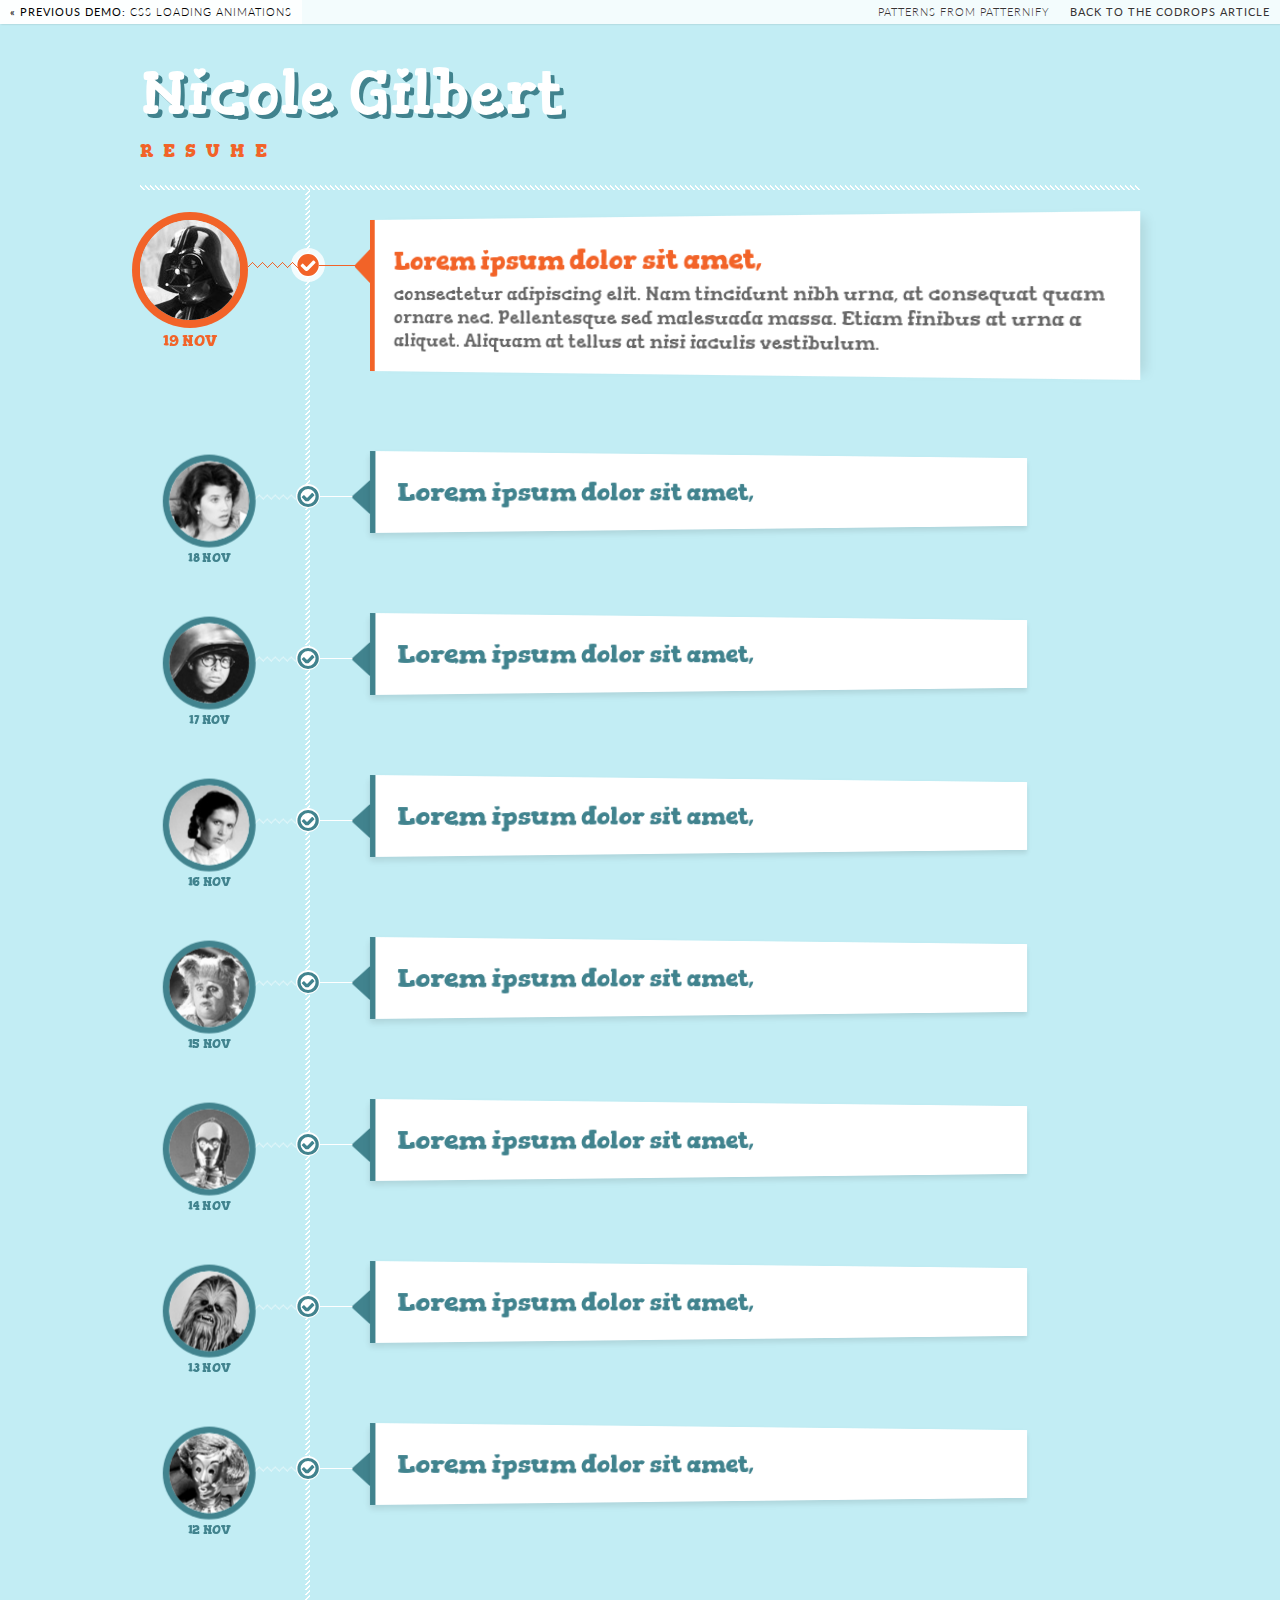
<file: 3DTimeline/index.html>
<!DOCTYPE html>
<html lang="en">
	<head>
		<meta charset="UTF-8" />
		<meta http-equiv="X-UA-Compatible" content="IE=edge,chrome=1"> 
		<meta name="viewport" content="width=device-width, initial-scale=1.0"> 
		<title>Responsive CSS Timeline with 3D Effect</title>
		<meta name="description" content="Responsive CSS Timeline with 3D Effect" />
		<meta name="keywords" content="timeline, 3d, css, css3, css-only, transitions, responsive, fluid" />
		<meta name="author" content="Codrops" />
		<link rel="shortcut icon" href="../favicon.ico"> 
		<link rel="stylesheet" type="text/css" href="css/style.css" />
		<script src="js/modernizr.custom.63321.js"></script>
		<!--[if lte IE 7]><style>.support-note .note-ie{display:block;}</style><![endif]-->
	</head>
	<body>
		<div class="container">	

			<!-- Codrops top bar -->
			<div class="codrops-top clearfix">
				<a href="http://tympanus.net/Tutorials/LoadingAnimations/">
					<strong>&laquo; Previous Demo: </strong>Css Loading Animations
				</a>
				<span class="right">
					<a href="http://www.patternify.com/">Patterns from Patternify</a>
					<a href="http://tympanus.net/codrops/?p=12185">
						<strong>Back to the Codrops Article</strong>
					</a>
				</span>
			</div><!--/ Codrops top bar -->
			
			<header class="clearfix">
			
				<!-- <h1>Responsive CSS Timeline with 3D Effect <span>(Best viewed in WebKit browsers)</span></h1> -->
				<h2>Nicole Gilbert<span>Resume</span></h2>
				<div class="support-note">
					<span class="note-ie">Sorry, only modern browsers.</span>
				</div>
				
			</header>
			
			<section class="main">

				<ul class="timeline">

					<li class="event">
						<input type="radio" name="tl-group" checked/>
						<label></label>
						<div class="thumb user-4"><span>19 Nov</span></div>
						<div class="content-perspective">
							<div class="content">
								<div class="content-inner">
									<h3>Lorem ipsum dolor sit amet,</h3>
									<p>consectetur adipiscing elit. Nam tincidunt nibh urna, at consequat quam ornare nec. Pellentesque sed malesuada massa. Etiam finibus at urna a aliquet. Aliquam at tellus at nisi iaculis vestibulum.</p>
								</div>
							</div>
						</div>
					</li>

					<li class="event">
						<input type="radio" name="tl-group"/>
						<label></label>
						<div class="thumb user-6"><span>18 Nov</span></div>
						<div class="content-perspective">
							<div class="content">
								<div class="content-inner">
									<h3>Lorem ipsum dolor sit amet,</h3>
									<p>consectetur adipiscing elit. Nam tincidunt nibh urna, at consequat quam ornare nec. Pellentesque sed malesuada massa. Etiam finibus at urna a aliquet. Aliquam at tellus at nisi iaculis vestibulum.</p>
								</div>
							</div>
						</div>
					</li>

					<li class="event">
						<input type="radio" name="tl-group"/>
						<label></label>
						<div class="thumb user-3"><span>17 Nov</span></div>
						<div class="content-perspective">
							<div class="content">
								<div class="content-inner">
									<h3>Lorem ipsum dolor sit amet,</h3>
									<p>consectetur adipiscing elit. Nam tincidunt nibh urna, at consequat quam ornare nec. Pellentesque sed malesuada massa. Etiam finibus at urna a aliquet. Aliquam at tellus at nisi iaculis vestibulum.</p>
								</div>
							</div>
						</div>
					</li>

					<li class="event">
						<input type="radio" name="tl-group"/>
						<label></label>
						<div class="thumb user-5"><span>16 Nov</span></div>
						<div class="content-perspective">
							<div class="content">
								<div class="content-inner">
									<h3>Lorem ipsum dolor sit amet,</h3>
									<p>consectetur adipiscing elit. Nam tincidunt nibh urna, at consequat quam ornare nec. Pellentesque sed malesuada massa. Etiam finibus at urna a aliquet. Aliquam at tellus at nisi iaculis vestibulum.</p>
								</div>
							</div>
						</div>
					</li>

					<li class="event">
						<input type="radio" name="tl-group"/>
						<label></label>
						<div class="thumb user-2"><span>15 Nov</span></div>
						<div class="content-perspective">
							<div class="content">
								<div class="content-inner">
									<h3>Lorem ipsum dolor sit amet,</h3>
									<p>consectetur adipiscing elit. Nam tincidunt nibh urna, at consequat quam ornare nec. Pellentesque sed malesuada massa. Etiam finibus at urna a aliquet. Aliquam at tellus at nisi iaculis vestibulum.</p>
								</div>
							</div>
						</div>
					</li>

					<li class="event">
						<input type="radio" name="tl-group"/>
						<label></label>
						<div class="thumb user-7"><span>14 Nov</span></div>
						<div class="content-perspective">
							<div class="content">
								<div class="content-inner">
									<h3>Lorem ipsum dolor sit amet,</h3>
									<p>consectetur adipiscing elit. Nam tincidunt nibh urna, at consequat quam ornare nec. Pellentesque sed malesuada massa. Etiam finibus at urna a aliquet. Aliquam at tellus at nisi iaculis vestibulum.</p>
								</div>
							</div>
						</div>
					</li>

					<li class="event">
						<input type="radio" name="tl-group"/>
						<label></label>
						<div class="thumb user-1"><span>13 Nov</span></div>
						<div class="content-perspective">
							<div class="content">
								<div class="content-inner">
									<h3>Lorem ipsum dolor sit amet,</h3>
									<p>consectetur adipiscing elit. Nam tincidunt nibh urna, at consequat quam ornare nec. Pellentesque sed malesuada massa. Etiam finibus at urna a aliquet. Aliquam at tellus at nisi iaculis vestibulum.</p>
								</div>
							</div>
						</div>
					</li>

					<li class="event">
						<input type="radio" name="tl-group"/>
						<label></label>
						<div class="thumb user-8"><span>12 Nov</span></div>
						<div class="content-perspective">
							<div class="content">
								<div class="content-inner">
									<h3>Lorem ipsum dolor sit amet,</h3>
									<p>consectetur adipiscing elit. Nam tincidunt nibh urna, at consequat quam ornare nec. Pellentesque sed malesuada massa. Etiam finibus at urna a aliquet. Aliquam at tellus at nisi iaculis vestibulum.</p>
								</div>
							</div>
						</div>
					</li>
					
				</ul>
			</section>

		</div><!-- /container -->

	</body>
</html>
</file>
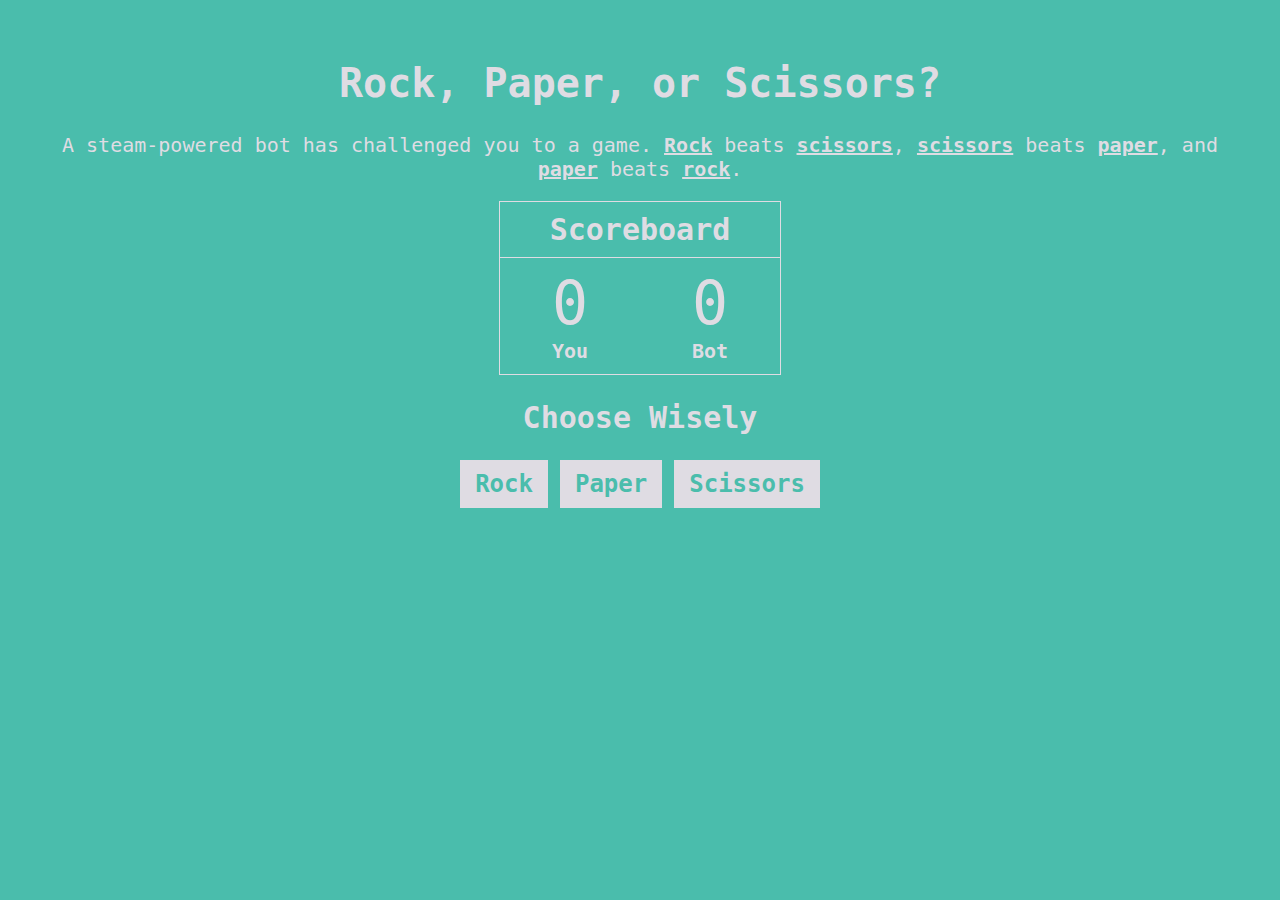
<file: Rock-Paper-Scissors/index.html>
<!DOCTYPE html>
<html lang="en">
<head>
  <meta charset="UTF-8">
  <title>Document</title>

  <link href='http://fonts.googleapis.com/css?family=Source+Sans+Pro:400,700|Oswald:700|Merriweather:700,700italic' rel='stylesheet' type='text/css'>
  <link rel="stylesheet" href="css/style.css">
  
  <script src='http://cdnjs.cloudflare.com/ajax/libs/jquery/2.1.3/jquery.min.js'></script>
</head>
<body>
    <h1>Rock, Paper, or Scissors?</h1>

  <p>A steam-powered bot has challenged you to a game. <strong>Rock</strong> beats <strong>scissors</strong>, <strong>scissors</strong> beats <strong>paper</strong>, and <strong>paper</strong> beats <strong>rock</strong>.</p>

  <div class="scoreboard">
    <h2>Scoreboard</h2>
    <table>
      <tbody>
        <tr>
          <td id="human-score">0</td>
          <td id="computer-score">0</td>
        </tr>
      </tbody>
      <tfoot>
        <tr>
          <th>You</th>
          <th>Bot</th>
        </tr>
      </tfoot>
    </table>
  </div>

  <h2>Choose Wisely</h2>

  <button id="rock">Rock</button>

  <button id="paper">Paper</button>

  <button id="scissors">Scissors</button>


  <div id="status"></div>
  <script src="js/script.js"></script>
</body>
</html>
</file>
<file: Rock-Paper-Scissors/css/style.css>
body {
  font-family: monospace;
  font-size: 20px;
  text-align: center;
  background: #4ABDAC;
  color: #DFDCE3;
  margin: 3em;
}

strong {
  text-decoration: underline;
}

button {
  background: #DFDCE3;
  color: #4ABDAC;
  border: none;
  padding: 10px 15px;
  font-size: 1.2em;
  font-family: monospace;
  font-weight: bold;
}
button:active {
  background: #FC4A1A;
}

.scoreboard {
  width: 14em;
  margin: auto;
  border: 1px solid #DFDCE3;
}
.scoreboard h2 {
  border-bottom: 1px solid #DFDCE3;
  margin: 0;
  padding: 10px;
}
.scoreboard table {
  margin: 10px auto;
  width: 100%;
  border-collapse: collapse;
}
.scoreboard th, .scoreboard td {
  text-align: center;
}
.scoreboard td {
  font-size: 3em;
  padding: 0 20px;
}

#status {
  margin-top: 20px;
}
</file>
<file: 3DTimeline/css/style.css>
@import url('demo.css');

@font-face {
	font-family: 'fontawesome-selected';
	src: url("font/fontawesome-selected.eot");
	src: 
	url("font/fontawesome-selected.eot?#iefix") format('embedded-opentype'), 
	url("font/fontawesome-selected.woff") format('woff'), 
	url("font/fontawesome-selected.ttf") format('truetype'), 
	url("font/fontawesome-selected.svg#fontawesome-selected") format('svg');
	font-weight: normal;
	font-style: normal;
}

.timeline {
	position: relative;
	list-style-type: none;
	padding: 30px 0 50px 0;
	font-family: 'Gorditas', Arial, sans-serif;
}

.timeline:before {
	content: '';
	position: absolute;
	width: 5px;
	height: 100%;
	top: 0;
	left: 165px;
	background: url([data-uri]);
}

.event {
	position: relative;
	margin-bottom: 80px;
	padding-right: 40px;
}

.thumb {
	position: absolute;
	width: 100px;
	height: 100px;
	box-shadow: 
		0 0 0 8px rgba(65,131,142,1), 
		0 1px 1px rgba(255,255,255,0.5);
	background-repeat: no-repeat;
	border-radius: 50%;
	-webkit-transform: scale(0.8) translateX(24px);
	-moz-transform: scale(0.8) translateX(24px);
	-o-transform: scale(0.8) translateX(24px);
	-ms-transform: scale(0.8) translateX(24px);
	transform: scale(0.8) translateX(24px);
}

.thumb:before {
	content: '';
	position: absolute;
	height: 8px;
	z-index: -1;
	background: transparent url([data-uri]);
	width: 51px;
	top: 42px;
	left: 100%;
	margin-left: 8px;
}

.thumb span {
	color: #41838e; 
	width: 100%;
	text-align: center;
	font-weight: 700;
	font-size: 15px;
	text-transform: uppercase;
	position: absolute;
	bottom: -30px;
}

.user-1 {
	background-image: url(../images/chewbacca.jpg);
}

.user-2 {
	background-image: url(../images/barf.jpg);
}

.user-3 {
	background-image: url(../images/darkhelmet.jpg);
}

.user-4 {
	background-image: url(../images/darthvader.jpg);
}

.user-5 {
	background-image: url(../images/leia.jpg);
}

.user-6 {
	background-image: url(../images/vespa.jpg);
}

.user-7 {
	background-image: url(../images/c3po.jpg);
}

.user-8 {
	background-image: url(../images/dotmatrix.jpg);
}

/* Transparent Checkbox/radio hack: leave the checkbox on top, hide it with opacity 0 */

.event label,
.event input[type="radio"] {
	width: 24px;
	height: 24px;
	left: 158px;
	top: 36px;
	position: absolute;
	display: block;
}

.event input[type="radio"] {
	opacity: 0;
	z-index: 10;
	cursor: pointer;
}

.event label:after {
	font-family: 'fontawesome-selected';
	content: '\e702';
	background: #fff;
	border-radius: 50%;
	color: #41838E;
	font-size: 26px;
	height: 100%;
	width: 100%;
	left: -2px;
	top: -3px;
	line-height: 24px;
	position: absolute;
	text-align: center;
}

.content-perspective {
	margin-left: 230px;
	position: relative;

	-webkit-perspective: 600px;
	-moz-perspective: 600px;
	-o-perspective: 600px;
	-ms-perspective: 600px;
	perspective: 600px;
}

.content-perspective:before {
	content: '';
	width: 37px;
	left: -51px;
	top: 45px;
	position: absolute;
	height: 1px;
	z-index: -1;
	background: #fff;
}

.content {
	-webkit-transform: rotateY(10deg);
	-moz-transform: rotateY(10deg);
	-o-transform: rotateY(10deg);
	-ms-transform: rotateY(10deg);
	transform: rotateY(10deg);

	-webkit-transform-origin: 0 0;
	-moz-transform-origin: 0 0;
	-o-transform-origin: 0 0;
	-ms-transform-origin: 0 0;
	transform-origin: 0 0;

	-webkit-transform-style: preserve-3d;
	-moz-transform-style: preserve-3d;
	-ms-transform-style: preserve-3d;
	-o-transform-style: preserve-3d;
	transform-style: preserve-3d;
}

.content-inner {
	position: relative;
	padding: 20px;
	color: #333;
	border: none;
	border-left: 5px solid #41838e;
	box-shadow: 0 4px 6px rgba(0,0,0,0.1);
	background: #fff;
}

.content-inner h3 {
	font-size: 26px;
	padding: 5px 0 5px 0;
	color: #41838e;
}

.content-inner p {
	font-size: 18px;
	max-height: 0px;
	overflow: hidden;
	color: transparent;
	color: rgba(0,0,0,0);
	text-align: left;
}

.content-inner:before {
	font-family: 'fontawesome-selected';
	content: '\25c2';
	font-weight: normal;
	font-size: 54px;
	line-height: 54px;
	position: absolute;
	width: 30px;
	height: 30px;
	color: #41838e;
	left: -22px;
	top: 19px;
	z-index: -1;
}

/* Transitions */

.thumb,
.thumb span,
.content-inner h3 {
	-webkit-transition: all 0.6s ease-in-out 0.2s;
	-moz-transition: all 0.6s ease-in-out 0.2s;
	-o-transition: all 0.6s ease-in-out 0.2s;
	-ms-transition: all 0.6s ease-in-out 0.2s;
	transition: all 0.6s ease-in-out 0.2s;
}

.content-inner {
	-webkit-transition: box-shadow 0.8s linear 0.2s;
	-moz-transition: box-shadow 0.8s linear 0.2s;
	-o-transition: box-shadow 0.8s linear  0.2s;
	-ms-transition: box-shadow 0.8s linear 0.2s;
	transition: box-shadow 0.8s linear 0.2s;
}

.content {
	-webkit-transition: -webkit-transform 0.8s cubic-bezier(.59,1.45,.69,.98) 0.2s;
	-moz-transition: -moz-transform 0.8s cubic-bezier(.59,1.45,.69,.98) 0.2s;
	-o-transition: -o-transform 0.8s cubic-bezier(.59,1.45,.69,.98) 0.2s;
	-ms-transition: -ms-transform 0.8s cubic-bezier(.59,1.45,.69,.98) 0.2s;
	transition: transform 0.8s cubic-bezier(.59,1.45,.69,.98) 0.2s;
}

.content-inner p {
	-webkit-transition: max-height 0.5s linear, color 0.3s linear;
	-moz-transition: max-height 0.5s linear, color 0.3s linear;
	-o-transition: max-height 0.5s linear, color 0.3s linear;
	-ms-transition: max-height 0.5s linear, color 0.3s linear;
	transition: max-height 0.5s linear, color 0.3s linear;
}

/* Checked */

.event input[type="radio"]:checked + label:after {
	content: '\2714';
	color: #F26328;
	box-shadow: 0 0 0 5px rgba(255, 255, 255, 0.8);
}

.event input[type="radio"]:checked ~ .content-perspective:before {
	background: #F26328;
}

.event input[type="radio"]:checked ~ .content-perspective .content-inner h3 {
	color: #F26328;
}

.event input[type="radio"]:checked ~ .content-perspective .content {
	-webkit-transform: rotateY(-5deg);
	-moz-transform: rotateY(-5deg);
	-o-transform: rotateY(-5deg);
	-ms-transform: rotateY(-5deg);
	transform: rotateY(-5deg);
}

.event input[type="radio"]:checked ~ .content-perspective .content-inner {
	border-color: #F26328;
	box-shadow: 10px 0px 10px -6px rgba(0, 0, 0, 0.1);
}

.event input[type="radio"]:checked ~ .content-perspective .content-inner p {
	max-height: 260px; /* Add media queries */
	color: rgba(0,0,0,0.6);
	-webkit-transition-delay: 0s, 0.6s;
	-moz-transition-delay: 0s, 0.6s;
	-o-transition-delay: 0s, 0.6s;
	-ms-transition-delay: 0s, 0.6s;
	transition-delay: 0s, 0.6s;
}

.event input[type="radio"]:checked ~ .content-perspective .content-inner:before {
	color: #F26328;
}

.event input[type="radio"]:checked ~ .thumb {
	-webkit-transform: scale(1);
	-moz-transform: scale(1);
	-o-transform: scale(1);
	-ms-transform: scale(1);
	transform: scale(1);
	box-shadow: 
		0 0 0 8px rgba(242,99,40,1), 
		0 1px 1px rgba(255,255,255,0.5);
}

.event input[type="radio"]:checked ~ .thumb span {
	color: #F26328;
}

.event input[type="radio"]:checked ~ .thumb:before {
	background: transparent url([data-uri]);
}

.content-inner p,
.thumb span,
.event label {
	-webkit-backface-visibility: hidden;
}

@media screen and (max-width: 850px) { 
	.content-inner h3 {
		font-size: 20px;
	}

	.content-inner p {
		font-size: 14px;
		text-align: justify;
	}

	.event input[type="radio"]:checked ~ .content-perspective .content-inner p {
		max-height: 500px; 
	}
}

@media screen and (max-width: 540px) {
	.timeline::before {
		left: 50px;
	}

	.event { 
		padding-right: 0px;
		margin-bottom: 100px;
	}


	.thumb {
		-webkit-transform: scale(0.8);
		-moz-transform: scale(0.8);
		-o-transform: scale(0.8);
		-ms-transform: scale(0.8);
		transform: scale(0.8);
	}

	.event input[type="radio"] {
		width: 100px;
		height: 100px;
		left: 0px;
		top: 0px;
	}

	.thumb:before,
	.event input[type="radio"]:checked ~ .thumb:before {
		background: none;
		width: 0;
	}

	.event label {
		display: none;
	}

	.content-perspective {
		margin-left: 0px; 
		top: 80px;
	}

	.content-perspective:before {
		height: 0px; 
	}

	.content {
		-webkit-transform: rotateX(-10deg);
		-moz-transform: rotateX(-10deg);
		-o-transform: rotateX(-10deg);
		-ms-transform: rotateX(-10deg);
		transform: rotateX(-10deg);
	}

	.event input[type="radio"]:checked ~ .content-perspective .content {
		-webkit-transform: rotateX(10deg);
		-moz-transform: rotateX(10deg);
		-o-transform: rotateX(10deg);
		-ms-transform: rotateX(10deg);
		transform: rotateX(10deg);
	}

	.content-inner {
		border-left: none;
		border-top: 5px solid #41838e;
	}

	.event input[type="radio"]:checked ~ .content-perspective .content-inner {
		border-color: #F26328;
		box-shadow: 0 10px 10px -6px rgba(0, 0, 0, 0.1);
	}

	.content-inner:before {
		content: '\25b4';
		left: 33px;
		top: -32px;
	}

	.event input[type="radio"]:checked ~ .content-perspective .content-inner p {
		max-height: 300px; 
	}
}
</file>
